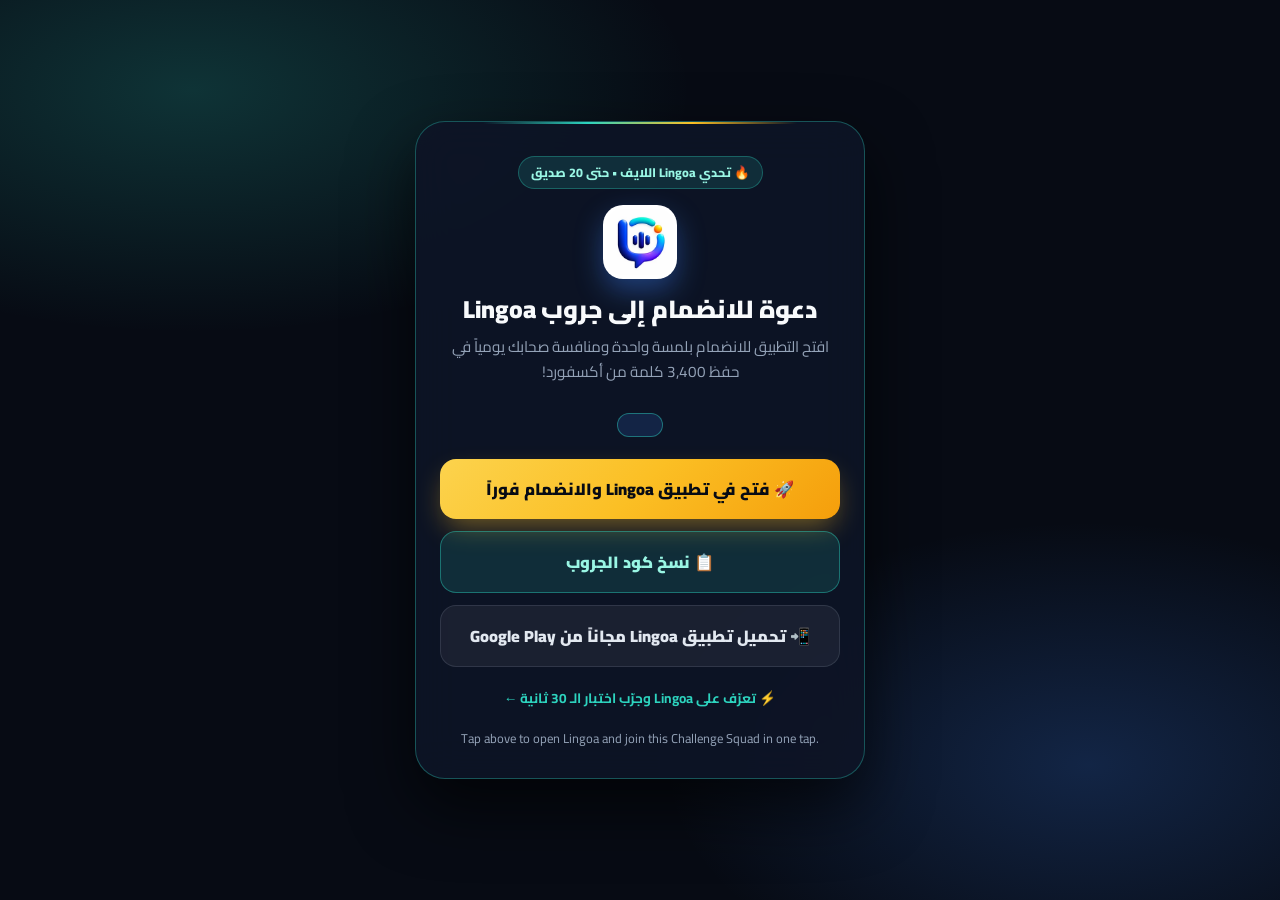
<file: join.html>
<!DOCTYPE html>
<html lang="ar" dir="rtl">
<head>
  <meta charset="UTF-8">
  <meta name="viewport" content="width=device-width, initial-scale=1.0, viewport-fit=cover">
  <title>دعوة انضمام لجروب تحدي Lingoa 🔥 — Join Lingoa Squad</title>
  <meta name="description" content="تمت دعوتك لتحدي حفظ كلمات أكسفورد على تطبيق Lingoa! اضغط للانضمام للجروب بلمسة واحدة ومنافسة أصدقائك يومياً.">
  <meta name="theme-color" content="#070B14">
  <meta property="og:title" content="دعوة لجروب تحدي Lingoa 🔥🏆 | تنافس مع صحابك في الإنجليزي">
  <meta property="og:description" content="اضغط لفتح التطبيق والانضمام للجروب بلمسة واحدة وتنافس يومياً في حفظ 3,400 كلمة أكسفورد!">
  <meta property="og:image" content="https://medoayman111.github.io/assets/og-lingoa.jpg">
  <meta property="og:image:width" content="1200">
  <meta property="og:image:height" content="630">
  <meta property="og:type" content="website">
  <meta name="twitter:card" content="summary_large_image">
  <meta name="twitter:image" content="https://medoayman111.github.io/assets/og-lingoa.jpg">
  <link rel="icon" type="image/webp" href="/assets/webp/app_logo_3d_512.webp">
  <link rel="preconnect" href="https://fonts.googleapis.com">
  <link rel="preconnect" href="https://fonts.gstatic.com" crossorigin>
  <link href="https://fonts.googleapis.com/css2?family=Cairo:wght@600;700;800;900&family=JetBrains+Mono:wght@700;800&display=swap" rel="stylesheet">
  <style>
    :root {
      --bg: #070B14;
      --card: rgba(14, 21, 38, 0.9);
      --border: rgba(148, 163, 184, 0.18);
      --teal: #2DD4BF;
      --cobalt: #3B82F6;
      --gold: #FBBF24;
      --text: #F8FAFC;
      --muted: #94A3B8;
    }
    * { box-sizing: border-box; margin: 0; padding: 0; }
    body {
      min-height: 100vh;
      display: flex;
      align-items: center;
      justify-content: center;
      padding: 20px;
      font-family: 'Cairo', -apple-system, sans-serif;
      background:
        radial-gradient(ellipse 65% 45% at 15% 10%, rgba(45, 212, 191, 0.2) 0%, transparent 60%),
        radial-gradient(ellipse 55% 45% at 85% 85%, rgba(59, 130, 246, 0.22) 0%, transparent 60%),
        var(--bg);
      color: var(--text);
    }
    .card {
      width: 100%;
      max-width: 450px;
      background: var(--card);
      backdrop-filter: blur(20px);
      -webkit-backdrop-filter: blur(20px);
      border: 1px solid rgba(45, 212, 191, 0.34);
      border-radius: 30px;
      padding: 34px 24px 28px;
      text-align: center;
      box-shadow: 0 28px 64px rgba(0, 0, 0, 0.65);
      position: relative;
      overflow: hidden;
    }
    .card::before {
      content: '';
      position: absolute;
      top: 0;
      inset-inline: 15%;
      height: 2px;
      background: linear-gradient(90deg, transparent, var(--teal), var(--gold), transparent);
    }
    .live-badge {
      display: inline-flex;
      align-items: center;
      gap: 7px;
      font-size: 0.78rem;
      font-weight: 800;
      color: #99F6E4;
      background: rgba(45, 212, 191, 0.14);
      border: 1px solid rgba(45, 212, 191, 0.32);
      padding: 4px 12px;
      border-radius: 99px;
      margin-bottom: 16px;
    }
    .logo {
      width: 74px;
      height: 74px;
      border-radius: 20px;
      margin: 0 auto 14px;
      display: block;
      background: #fff;
      padding: 4px;
      box-shadow: 0 12px 28px rgba(59, 130, 246, 0.4);
    }
    h1 {
      font-size: 1.55rem;
      font-weight: 900;
      margin-bottom: 8px;
      line-height: 1.3;
    }
    .subtitle {
      color: var(--muted);
      font-size: 0.95rem;
      line-height: 1.65;
      margin-bottom: 20px;
    }
    .code-box {
      display: inline-flex;
      align-items: center;
      gap: 10px;
      background: rgba(59, 130, 246, 0.16);
      border: 1.5px solid rgba(45, 212, 191, 0.45);
      border-radius: 16px;
      padding: 11px 22px;
      margin-bottom: 22px;
      direction: ltr;
    }
    .code-text {
      font-family: 'JetBrains Mono', monospace;
      font-size: 1.32rem;
      font-weight: 800;
      letter-spacing: 1.4px;
      color: #fff;
    }
    .btn {
      display: flex;
      align-items: center;
      justify-content: center;
      gap: 8px;
      width: 100%;
      padding: 15px 20px;
      border-radius: 16px;
      font-size: 1.02rem;
      font-weight: 900;
      text-decoration: none;
      border: none;
      cursor: pointer;
      transition: transform 0.18s ease, box-shadow 0.2s ease;
      font-family: inherit;
    }
    .btn:active { transform: scale(0.98); }
    .btn-primary {
      background: linear-gradient(135deg, #FCD34D 0%, #FBBF24 50%, #F59E0B 100%);
      color: #070B14;
      box-shadow: 0 12px 28px -6px rgba(251, 191, 36, 0.45);
      margin-bottom: 12px;
    }
    .btn-secondary {
      background: rgba(45, 212, 191, 0.14);
      border: 1px solid rgba(45, 212, 191, 0.42);
      color: #99F6E4;
      margin-bottom: 12px;
    }
    .btn-store {
      background: rgba(255, 255, 255, 0.06);
      border: 1px solid var(--border);
      color: #E2E8F0;
      margin-bottom: 10px;
    }
    .home-link {
      display: inline-block;
      margin-top: 8px;
      font-size: 0.85rem;
      font-weight: 700;
      color: var(--teal);
      text-decoration: none;
    }
    .en-sub {
      margin-top: 14px;
      font-size: 0.8rem;
      color: var(--muted);
      direction: ltr;
    }
  </style>
</head>
<body>
  <main class="card">
    <div class="live-badge">🔥 تحدي Lingoa اللايف • حتى 20 صديق</div>
    <img class="logo" src="/assets/webp/app_logo_3d_512.webp" alt="Lingoa">
    <h1>دعوة للانضمام إلى جروب Lingoa</h1>
    <p class="subtitle">
      افتح التطبيق للانضمام بلمسة واحدة ومنافسة صحابك يومياً في حفظ 3,400 كلمة من أكسفورد!
    </p>

    <div class="code-box" id="codeBox" hidden>
      <span class="code-text" id="squadCodeText"></span>
    </div>

    <a class="btn btn-primary" id="openAppBtn" href="https://play.google.com/store/apps/details?id=com.lingoa.lingoa">
      🚀 فتح في تطبيق Lingoa والانضمام فوراً
    </a>

    <button class="btn btn-secondary" id="copyBtn" type="button" hidden>
      📋 نسخ كود الجروب
    </button>

    <a class="btn btn-store" id="storeBtn" href="https://play.google.com/store/apps/details?id=com.lingoa.lingoa" target="_blank" rel="noopener">
      📲 تحميل تطبيق Lingoa مجاناً من Google Play
    </a>

    <a class="home-link" href="/">⚡ تعرّف على Lingoa وجرّب اختبار الـ 30 ثانية ←</a>

    <p class="en-sub" id="enNote">
      Tap above to open Lingoa and join this Challenge Squad in one tap.
    </p>
  </main>

  <script src="/js/config.js"></script>
  <script>
    (function () {
      var VALID_CODE_RE = /^SQD-[A-Z0-9-]{3,12}$/;
      var playStoreUrl = typeof window.buildLingoaPlayUrl === 'function'
        ? window.buildLingoaPlayUrl('squad_join_page')
        : 'https://play.google.com/store/apps/details?id=com.lingoa.lingoa';

      var rawCode = '';
      var pathParts = window.location.pathname.split('/').filter(Boolean);
      if (pathParts.length >= 2 && pathParts[0].toLowerCase() === 'join') {
        try {
          rawCode = decodeURIComponent(pathParts[1]);
        } catch (_) {
          rawCode = '';
        }
      } else {
        var params = new URLSearchParams(window.location.search);
        rawCode = params.get('code') || '';
      }

      var cleanCode = rawCode.trim().toUpperCase();
      var isValid = VALID_CODE_RE.test(cleanCode);

      var codeBox = document.getElementById('codeBox');
      var codeText = document.getElementById('squadCodeText');
      var openAppBtn = document.getElementById('openAppBtn');
      var copyBtn = document.getElementById('copyBtn');
      var storeBtn = document.getElementById('storeBtn');

      storeBtn.href = playStoreUrl;
      storeBtn.addEventListener('click', function () {
        if (typeof window.trackLingoaEvent === 'function') {
          window.trackLingoaEvent('InitiateDownload', { placement: 'squad_join_store_btn', squad_code: cleanCode });
        }
      });

      if (isValid) {
        codeText.textContent = cleanCode;
        codeBox.hidden = false;
        copyBtn.hidden = false;

        var isAndroid = /android/i.test(navigator.userAgent || '');
        var customUri = 'lingoa://join/' + encodeURIComponent(cleanCode);
        var intentUri = 'intent://join/' + encodeURIComponent(cleanCode) +
          '#Intent;scheme=lingoa;package=com.lingoa.lingoa;S.browser_fallback_url=' +
          encodeURIComponent(playStoreUrl) + ';end';

        openAppBtn.href = isAndroid ? intentUri : customUri;
        openAppBtn.addEventListener('click', function () {
          if (typeof window.trackLingoaEvent === 'function') {
            window.trackLingoaEvent('SquadJoinClick', { squad_code: cleanCode });
          }
        });

        copyBtn.addEventListener('click', function () {
          if (navigator.clipboard && navigator.clipboard.writeText) {
            navigator.clipboard.writeText(cleanCode).then(function () {
              copyBtn.textContent = '✅ تم نسخ الكود: ' + cleanCode;
            }).catch(function () {});
          }
        });
      } else {
        openAppBtn.href = playStoreUrl;
      }
    })();
  </script>
</body>
</html>
</file>
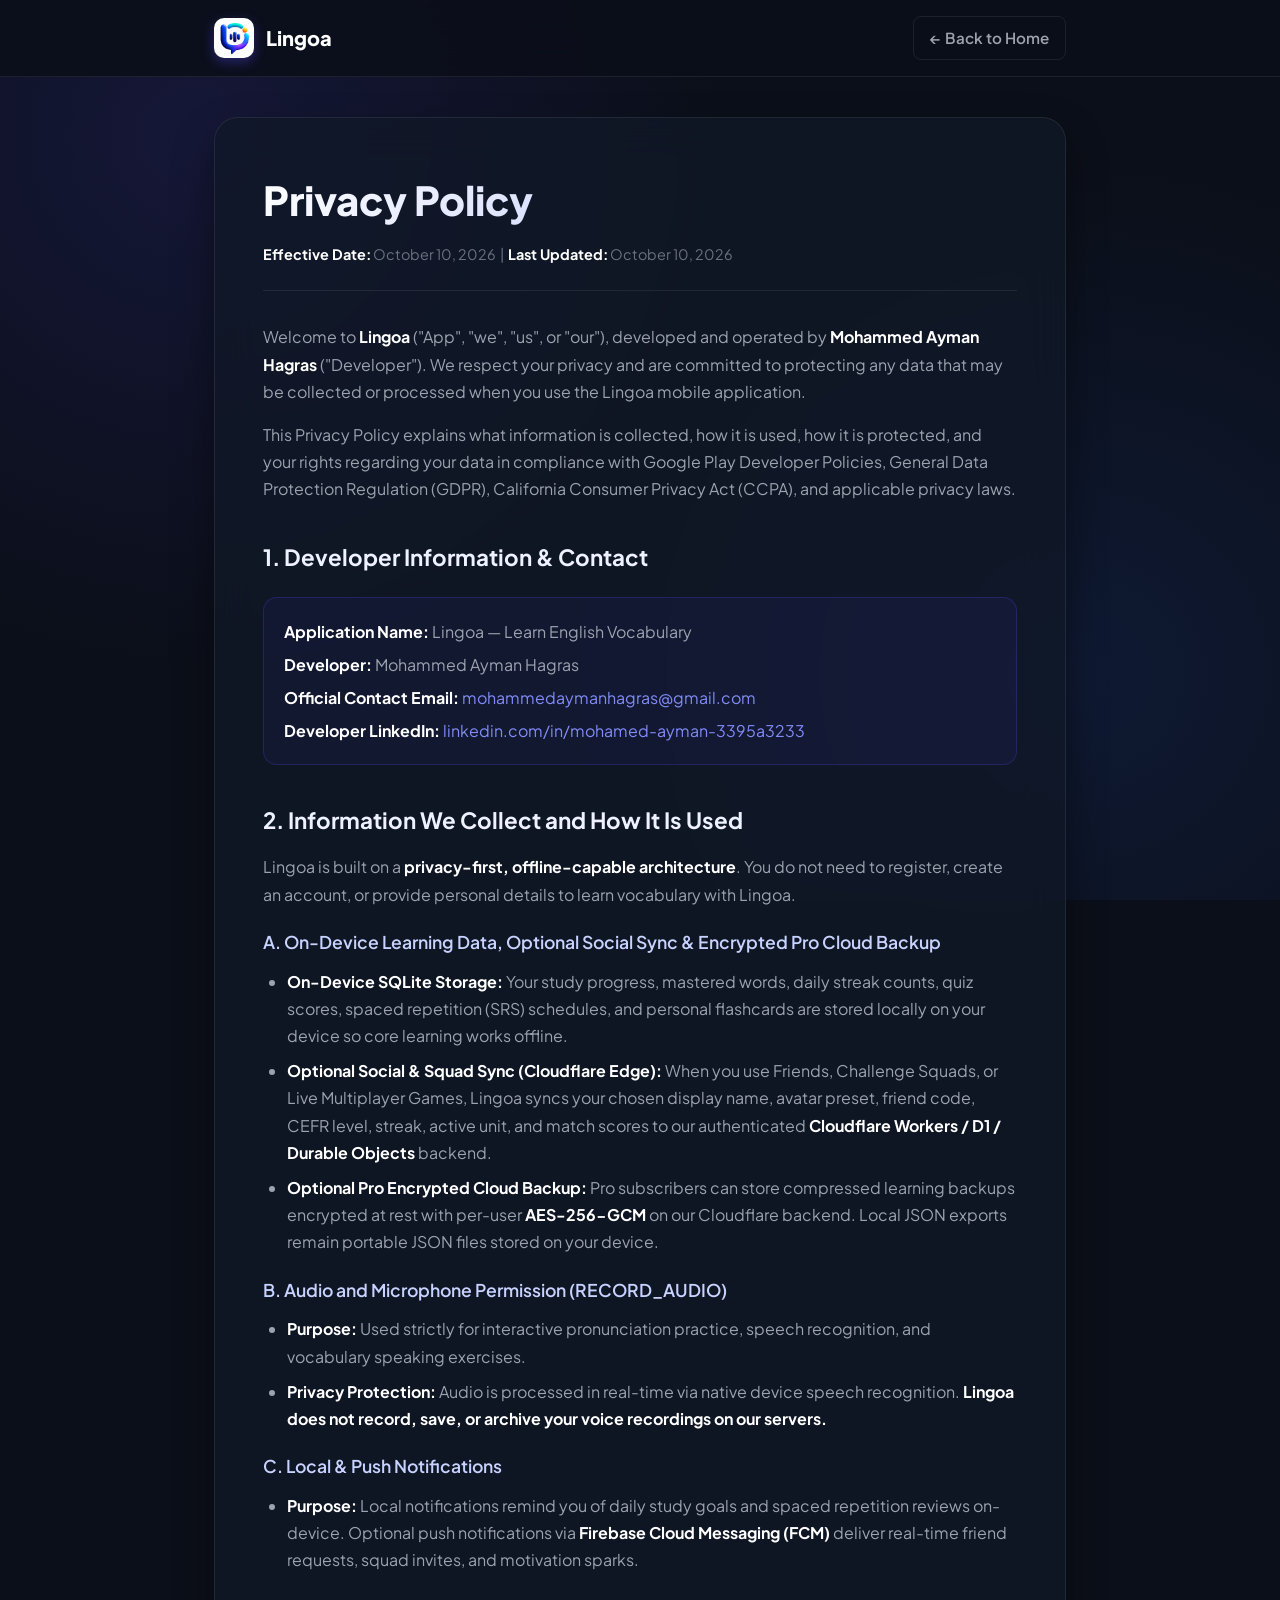
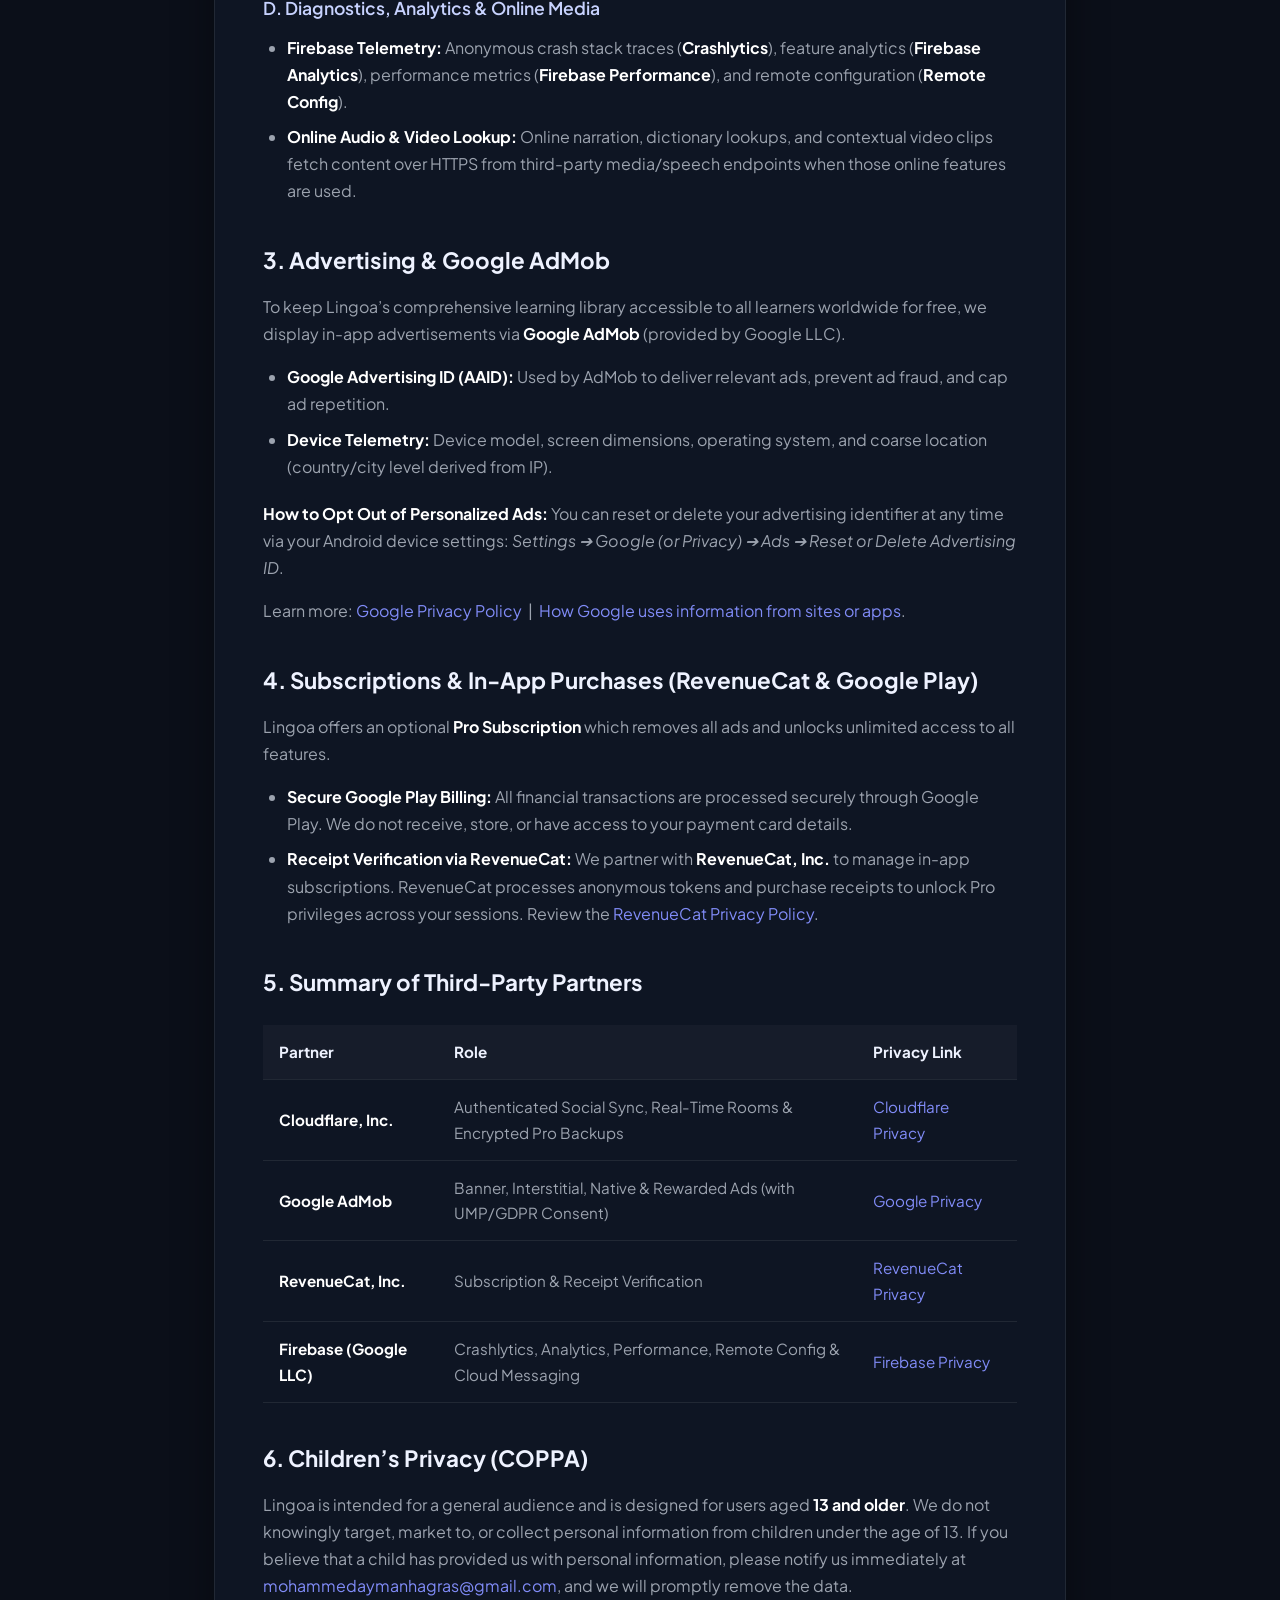
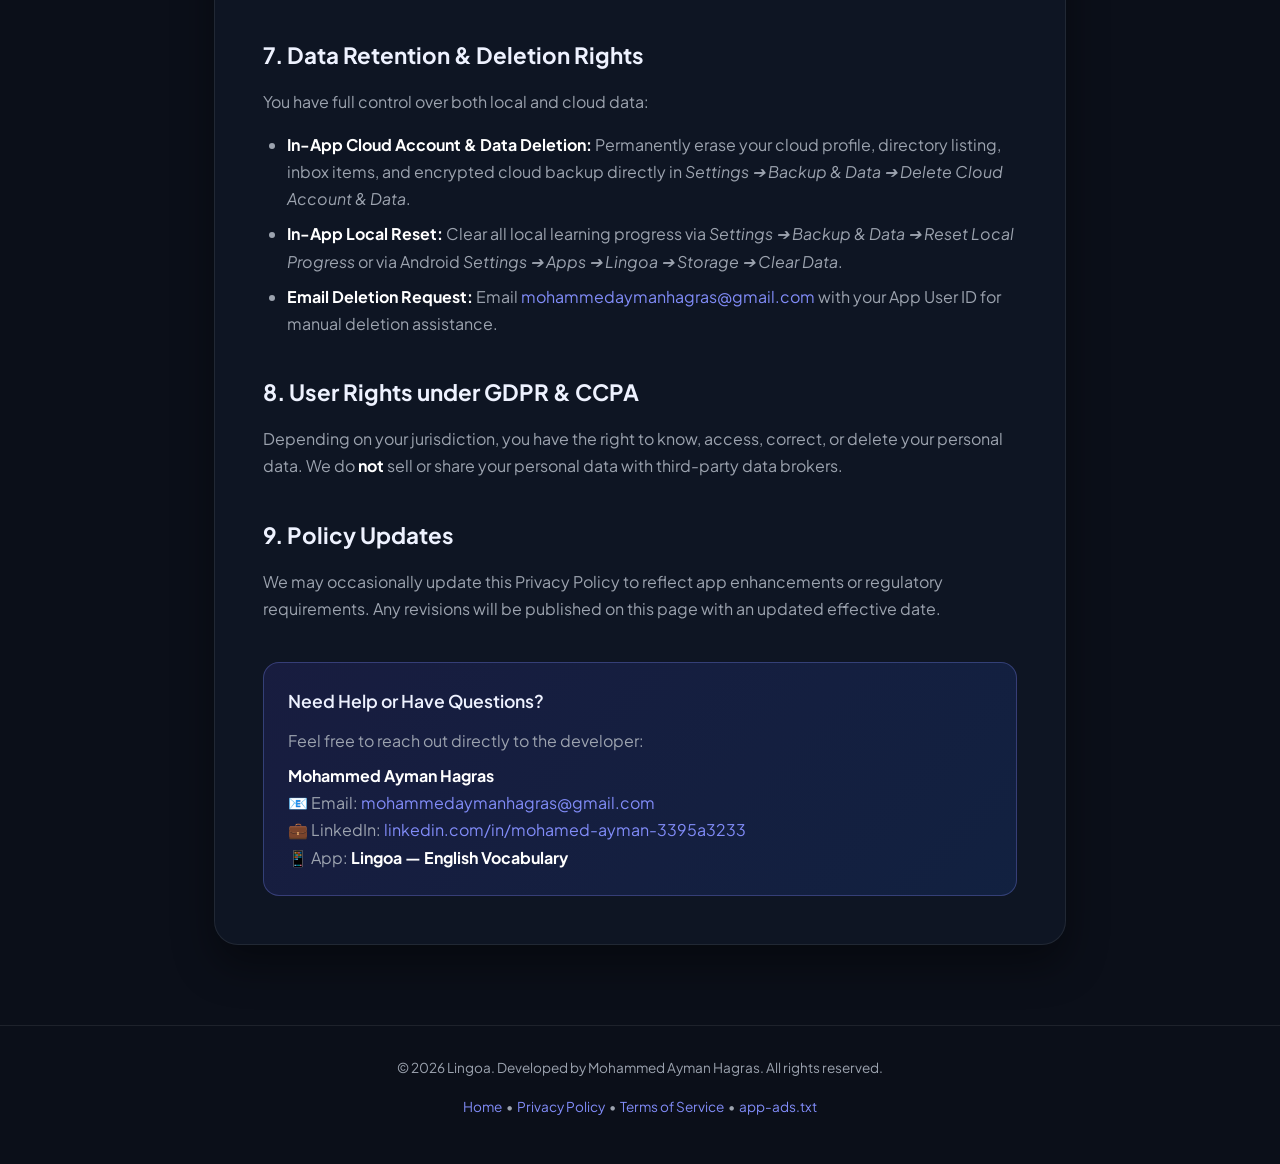
<file: privacy.html>
<!DOCTYPE html>
<html lang="en">
<head>
  <meta charset="UTF-8">
  <meta name="viewport" content="width=device-width, initial-scale=1.0">
  <title>Privacy Policy — Lingoa</title>
  <meta name="description" content="Official Privacy Policy for Lingoa — Learn English Vocabulary.">
  <link rel="icon" type="image/png" href="assets/app_logo_3d_512.png">
  <link rel="preconnect" href="https://fonts.googleapis.com">
  <link rel="preconnect" href="https://fonts.gstatic.com" crossorigin>
  <link href="https://fonts.googleapis.com/css2?family=Plus+Jakarta+Sans:wght@400;500;600;700;800&display=swap" rel="stylesheet">
  <style>
    :root {
      --primary: #4F46E5;
      --primary-dark: #3730A3;
      --accent: #2563EB;
      --bg: #0B0F19;
      --card-bg: rgba(17, 24, 39, 0.75);
      --card-border: rgba(255, 255, 255, 0.08);
      --text: #F3F4F6;
      --text-muted: #9CA3AF;
      --text-dim: #6B7280;
    }
    * { box-sizing: border-box; margin: 0; padding: 0; }
    body {
      font-family: 'Plus Jakarta Sans', -apple-system, BlinkMacSystemFont, sans-serif;
      background-color: var(--bg);
      color: var(--text);
      line-height: 1.7;
      padding: 0;
      background-image: 
        radial-gradient(circle at 15% 15%, rgba(79, 70, 229, 0.15) 0%, transparent 40%),
        radial-gradient(circle at 85% 75%, rgba(37, 99, 235, 0.12) 0%, transparent 40%);
      background-attachment: fixed;
    }
    header {
      border-bottom: 1px solid var(--card-border);
      background: rgba(11, 15, 25, 0.85);
      backdrop-filter: blur(16px);
      position: sticky;
      top: 0;
      z-index: 50;
    }
    .header-inner {
      max-width: 900px;
      margin: 0 auto;
      padding: 16px 24px;
      display: flex;
      align-items: center;
      justify-content: space-between;
    }
    .brand {
      display: flex;
      align-items: center;
      gap: 12px;
      text-decoration: none;
      color: #fff;
      font-weight: 800;
      font-size: 1.25rem;
    }
    .brand img {
      width: 40px;
      height: 40px;
      border-radius: 10px;
      box-shadow: 0 4px 12px rgba(79, 70, 229, 0.4);
    }
    .back-btn {
      color: var(--text-muted);
      text-decoration: none;
      font-size: 0.95rem;
      font-weight: 600;
      padding: 8px 16px;
      border-radius: 8px;
      border: 1px solid var(--card-border);
      transition: all 0.2s ease;
    }
    .back-btn:hover {
      color: #fff;
      background: rgba(255, 255, 255, 0.05);
      border-color: rgba(255, 255, 255, 0.2);
    }
    .container {
      max-width: 900px;
      margin: 40px auto 80px;
      padding: 0 24px;
    }
    .policy-card {
      background: var(--card-bg);
      border: 1px solid var(--card-border);
      border-radius: 24px;
      padding: 48px;
      backdrop-filter: blur(20px);
      box-shadow: 0 20px 40px rgba(0, 0, 0, 0.4);
    }
    h1 {
      font-size: 2.5rem;
      font-weight: 800;
      margin-bottom: 8px;
      background: linear-gradient(135deg, #FFFFFF 0%, #A5B4FC 100%);
      -webkit-background-clip: text;
      -webkit-text-fill-color: transparent;
    }
    .meta {
      color: var(--text-dim);
      font-size: 0.9rem;
      margin-bottom: 32px;
      padding-bottom: 24px;
      border-bottom: 1px solid var(--card-border);
    }
    h2 {
      font-size: 1.4rem;
      font-weight: 700;
      margin-top: 36px;
      margin-bottom: 14px;
      color: #EEF2FF;
      display: flex;
      align-items: center;
      gap: 10px;
    }
    h3 {
      font-size: 1.1rem;
      font-weight: 600;
      margin-top: 20px;
      margin-bottom: 10px;
      color: #C7D2FE;
    }
    p {
      color: var(--text-muted);
      margin-bottom: 16px;
    }
    ul {
      margin-left: 24px;
      margin-bottom: 20px;
      color: var(--text-muted);
    }
    li {
      margin-bottom: 8px;
    }
    strong {
      color: #FFFFFF;
    }
    a {
      color: #818CF8;
      text-decoration: none;
    }
    a:hover {
      text-decoration: underline;
    }
    .highlight-box {
      background: rgba(79, 70, 229, 0.08);
      border: 1px solid rgba(79, 70, 229, 0.25);
      border-radius: 14px;
      padding: 20px;
      margin: 20px 0;
    }
    table {
      width: 100%;
      border-collapse: collapse;
      margin: 24px 0;
      font-size: 0.95rem;
    }
    th, td {
      padding: 14px 16px;
      text-align: left;
      border-bottom: 1px solid var(--card-border);
    }
    th {
      color: #EEF2FF;
      background: rgba(255, 255, 255, 0.03);
      font-weight: 700;
    }
    td {
      color: var(--text-muted);
    }
    .contact-card {
      background: linear-gradient(135deg, rgba(79, 70, 229, 0.15) 0%, rgba(37, 99, 235, 0.15) 100%);
      border: 1px solid rgba(129, 140, 248, 0.3);
      border-radius: 16px;
      padding: 24px;
      margin-top: 40px;
    }
    footer {
      text-align: center;
      padding: 30px;
      color: var(--text-dim);
      font-size: 0.85rem;
      border-top: 1px solid var(--card-border);
    }
    @media (max-width: 640px) {
      .policy-card { padding: 24px 18px; }
      h1 { font-size: 1.85rem; }
    }
  </style>
</head>
<body>

  <header>
    <div class="header-inner">
      <a href="index.html" class="brand">
        <img src="assets/app_logo_3d_512.png" alt="Lingoa Logo">
        <span>Lingoa</span>
      </a>
      <a href="index.html" class="back-btn">← Back to Home</a>
    </div>
  </header>

  <main class="container">
    <div class="policy-card">
      <h1>Privacy Policy</h1>
      <div class="meta">
        <strong>Effective Date:</strong> October 10, 2026 &nbsp;|&nbsp; <strong>Last Updated:</strong> October 10, 2026
      </div>

      <p>
        Welcome to <strong>Lingoa</strong> ("App", "we", "us", or "our"), developed and operated by <strong>Mohammed Ayman Hagras</strong> ("Developer"). We respect your privacy and are committed to protecting any data that may be collected or processed when you use the Lingoa mobile application.
      </p>
      <p>
        This Privacy Policy explains what information is collected, how it is used, how it is protected, and your rights regarding your data in compliance with Google Play Developer Policies, General Data Protection Regulation (GDPR), California Consumer Privacy Act (CCPA), and applicable privacy laws.
      </p>

      <h2>1. Developer Information & Contact</h2>
      <div class="highlight-box">
        <p style="margin-bottom: 6px;"><strong>Application Name:</strong> Lingoa — Learn English Vocabulary</p>
        <p style="margin-bottom: 6px;"><strong>Developer:</strong> Mohammed Ayman Hagras</p>
        <p style="margin-bottom: 6px;"><strong>Official Contact Email:</strong> <a href="mailto:mohammedaymanhagras@gmail.com">mohammedaymanhagras@gmail.com</a></p>
        <p style="margin-bottom: 0;"><strong>Developer LinkedIn:</strong> <a href="https://www.linkedin.com/in/mohamed-ayman-3395a3233" target="_blank" rel="noopener">linkedin.com/in/mohamed-ayman-3395a3233</a></p>
      </div>

      <h2>2. Information We Collect and How It Is Used</h2>
      <p>
        Lingoa is built on a <strong>privacy-first, offline-capable architecture</strong>. You do not need to register, create an account, or provide personal details to learn vocabulary with Lingoa.
      </p>

      <h3>A. On-Device Learning Data, Optional Social Sync & Encrypted Pro Cloud Backup</h3>
      <ul>
        <li><strong>On-Device SQLite Storage:</strong> Your study progress, mastered words, daily streak counts, quiz scores, spaced repetition (SRS) schedules, and personal flashcards are stored locally on your device so core learning works offline.</li>
        <li><strong>Optional Social & Squad Sync (Cloudflare Edge):</strong> When you use Friends, Challenge Squads, or Live Multiplayer Games, Lingoa syncs your chosen display name, avatar preset, friend code, CEFR level, streak, active unit, and match scores to our authenticated <strong>Cloudflare Workers / D1 / Durable Objects</strong> backend.</li>
        <li><strong>Optional Pro Encrypted Cloud Backup:</strong> Pro subscribers can store compressed learning backups encrypted at rest with per-user <strong>AES-256-GCM</strong> on our Cloudflare backend. Local JSON exports remain portable JSON files stored on your device.</li>
      </ul>

      <h3>B. Audio and Microphone Permission (RECORD_AUDIO)</h3>
      <ul>
        <li><strong>Purpose:</strong> Used strictly for interactive pronunciation practice, speech recognition, and vocabulary speaking exercises.</li>
        <li><strong>Privacy Protection:</strong> Audio is processed in real-time via native device speech recognition. <strong>Lingoa does not record, save, or archive your voice recordings on our servers.</strong></li>
      </ul>

      <h3>C. Local & Push Notifications</h3>
      <ul>
        <li><strong>Purpose:</strong> Local notifications remind you of daily study goals and spaced repetition reviews on-device. Optional push notifications via <strong>Firebase Cloud Messaging (FCM)</strong> deliver real-time friend requests, squad invites, and motivation sparks.</li>
      </ul>

      <h3>D. Diagnostics, Analytics & Online Media</h3>
      <ul>
        <li><strong>Firebase Telemetry:</strong> Anonymous crash stack traces (<strong>Crashlytics</strong>), feature analytics (<strong>Firebase Analytics</strong>), performance metrics (<strong>Firebase Performance</strong>), and remote configuration (<strong>Remote Config</strong>).</li>
        <li><strong>Online Audio & Video Lookup:</strong> Online narration, dictionary lookups, and contextual video clips fetch content over HTTPS from third-party media/speech endpoints when those online features are used.</li>
      </ul>

      <h2>3. Advertising & Google AdMob</h2>
      <p>
        To keep Lingoa’s comprehensive learning library accessible to all learners worldwide for free, we display in-app advertisements via <strong>Google AdMob</strong> (provided by Google LLC).
      </p>
      <ul>
        <li><strong>Google Advertising ID (AAID):</strong> Used by AdMob to deliver relevant ads, prevent ad fraud, and cap ad repetition.</li>
        <li><strong>Device Telemetry:</strong> Device model, screen dimensions, operating system, and coarse location (country/city level derived from IP).</li>
      </ul>
      <p>
        <strong>How to Opt Out of Personalized Ads:</strong> You can reset or delete your advertising identifier at any time via your Android device settings: <em>Settings ➔ Google (or Privacy) ➔ Ads ➔ Reset or Delete Advertising ID</em>.
      </p>
      <p>
        Learn more: <a href="https://policies.google.com/privacy" target="_blank" rel="noopener">Google Privacy Policy</a> &nbsp;|&nbsp; <a href="https://policies.google.com/technologies/partner-sites" target="_blank" rel="noopener">How Google uses information from sites or apps</a>.
      </p>

      <h2>4. Subscriptions & In-App Purchases (RevenueCat & Google Play)</h2>
      <p>
        Lingoa offers an optional <strong>Pro Subscription</strong> which removes all ads and unlocks unlimited access to all features.
      </p>
      <ul>
        <li><strong>Secure Google Play Billing:</strong> All financial transactions are processed securely through Google Play. We do not receive, store, or have access to your payment card details.</li>
        <li><strong>Receipt Verification via RevenueCat:</strong> We partner with <strong>RevenueCat, Inc.</strong> to manage in-app subscriptions. RevenueCat processes anonymous tokens and purchase receipts to unlock Pro privileges across your sessions. Review the <a href="https://www.revenuecat.com/privacy" target="_blank" rel="noopener">RevenueCat Privacy Policy</a>.</li>
      </ul>

      <h2>5. Summary of Third-Party Partners</h2>
      <table>
        <thead>
          <tr>
            <th>Partner</th>
            <th>Role</th>
            <th>Privacy Link</th>
          </tr>
        </thead>
        <tbody>
          <tr>
            <td><strong>Cloudflare, Inc.</strong></td>
            <td>Authenticated Social Sync, Real-Time Rooms & Encrypted Pro Backups</td>
            <td><a href="https://www.cloudflare.com/privacypolicy/" target="_blank" rel="noopener">Cloudflare Privacy</a></td>
          </tr>
          <tr>
            <td><strong>Google AdMob</strong></td>
            <td>Banner, Interstitial, Native & Rewarded Ads (with UMP/GDPR Consent)</td>
            <td><a href="https://policies.google.com/privacy" target="_blank" rel="noopener">Google Privacy</a></td>
          </tr>
          <tr>
            <td><strong>RevenueCat, Inc.</strong></td>
            <td>Subscription & Receipt Verification</td>
            <td><a href="https://www.revenuecat.com/privacy" target="_blank" rel="noopener">RevenueCat Privacy</a></td>
          </tr>
          <tr>
            <td><strong>Firebase (Google LLC)</strong></td>
            <td>Crashlytics, Analytics, Performance, Remote Config & Cloud Messaging</td>
            <td><a href="https://firebase.google.com/support/privacy" target="_blank" rel="noopener">Firebase Privacy</a></td>
          </tr>
        </tbody>
      </table>

      <h2>6. Children’s Privacy (COPPA)</h2>
      <p>
        Lingoa is intended for a general audience and is designed for users aged <strong>13 and older</strong>. We do not knowingly target, market to, or collect personal information from children under the age of 13. If you believe that a child has provided us with personal information, please notify us immediately at <a href="mailto:mohammedaymanhagras@gmail.com">mohammedaymanhagras@gmail.com</a>, and we will promptly remove the data.
      </p>

      <h2>7. Data Retention & Deletion Rights</h2>
      <p>
        You have full control over both local and cloud data:
      </p>
      <ul>
        <li><strong>In-App Cloud Account & Data Deletion:</strong> Permanently erase your cloud profile, directory listing, inbox items, and encrypted cloud backup directly in <em>Settings ➔ Backup & Data ➔ Delete Cloud Account & Data</em>.</li>
        <li><strong>In-App Local Reset:</strong> Clear all local learning progress via <em>Settings ➔ Backup & Data ➔ Reset Local Progress</em> or via Android <em>Settings ➔ Apps ➔ Lingoa ➔ Storage ➔ Clear Data</em>.</li>
        <li><strong>Email Deletion Request:</strong> Email <a href="mailto:mohammedaymanhagras@gmail.com">mohammedaymanhagras@gmail.com</a> with your App User ID for manual deletion assistance.</li>
      </ul>

      <h2>8. User Rights under GDPR & CCPA</h2>
      <p>
        Depending on your jurisdiction, you have the right to know, access, correct, or delete your personal data. We do <strong>not</strong> sell or share your personal data with third-party data brokers.
      </p>

      <h2>9. Policy Updates</h2>
      <p>
        We may occasionally update this Privacy Policy to reflect app enhancements or regulatory requirements. Any revisions will be published on this page with an updated effective date.
      </p>

      <div class="contact-card">
        <h3 style="margin-top: 0; color: #EEF2FF;">Need Help or Have Questions?</h3>
        <p style="margin-bottom: 8px;">Feel free to reach out directly to the developer:</p>
        <p style="margin-bottom: 0;">
          <strong>Mohammed Ayman Hagras</strong><br>
          📧 Email: <a href="mailto:mohammedaymanhagras@gmail.com">mohammedaymanhagras@gmail.com</a><br>
          💼 LinkedIn: <a href="https://www.linkedin.com/in/mohamed-ayman-3395a3233" target="_blank" rel="noopener">linkedin.com/in/mohamed-ayman-3395a3233</a><br>
          📱 App: <strong>Lingoa — English Vocabulary</strong>
        </p>
      </div>

    </div>
  </main>

  <footer>
    <p>© 2026 Lingoa. Developed by Mohammed Ayman Hagras. All rights reserved.</p>
    <p style="margin-top: 6px;"><a href="index.html">Home</a> &nbsp;•&nbsp; <a href="privacy.html">Privacy Policy</a> &nbsp;•&nbsp; <a href="terms.html">Terms of Service</a> &nbsp;•&nbsp; <a href="app-ads.txt">app-ads.txt</a></p>
  </footer>

</body>
</html>
</file>
